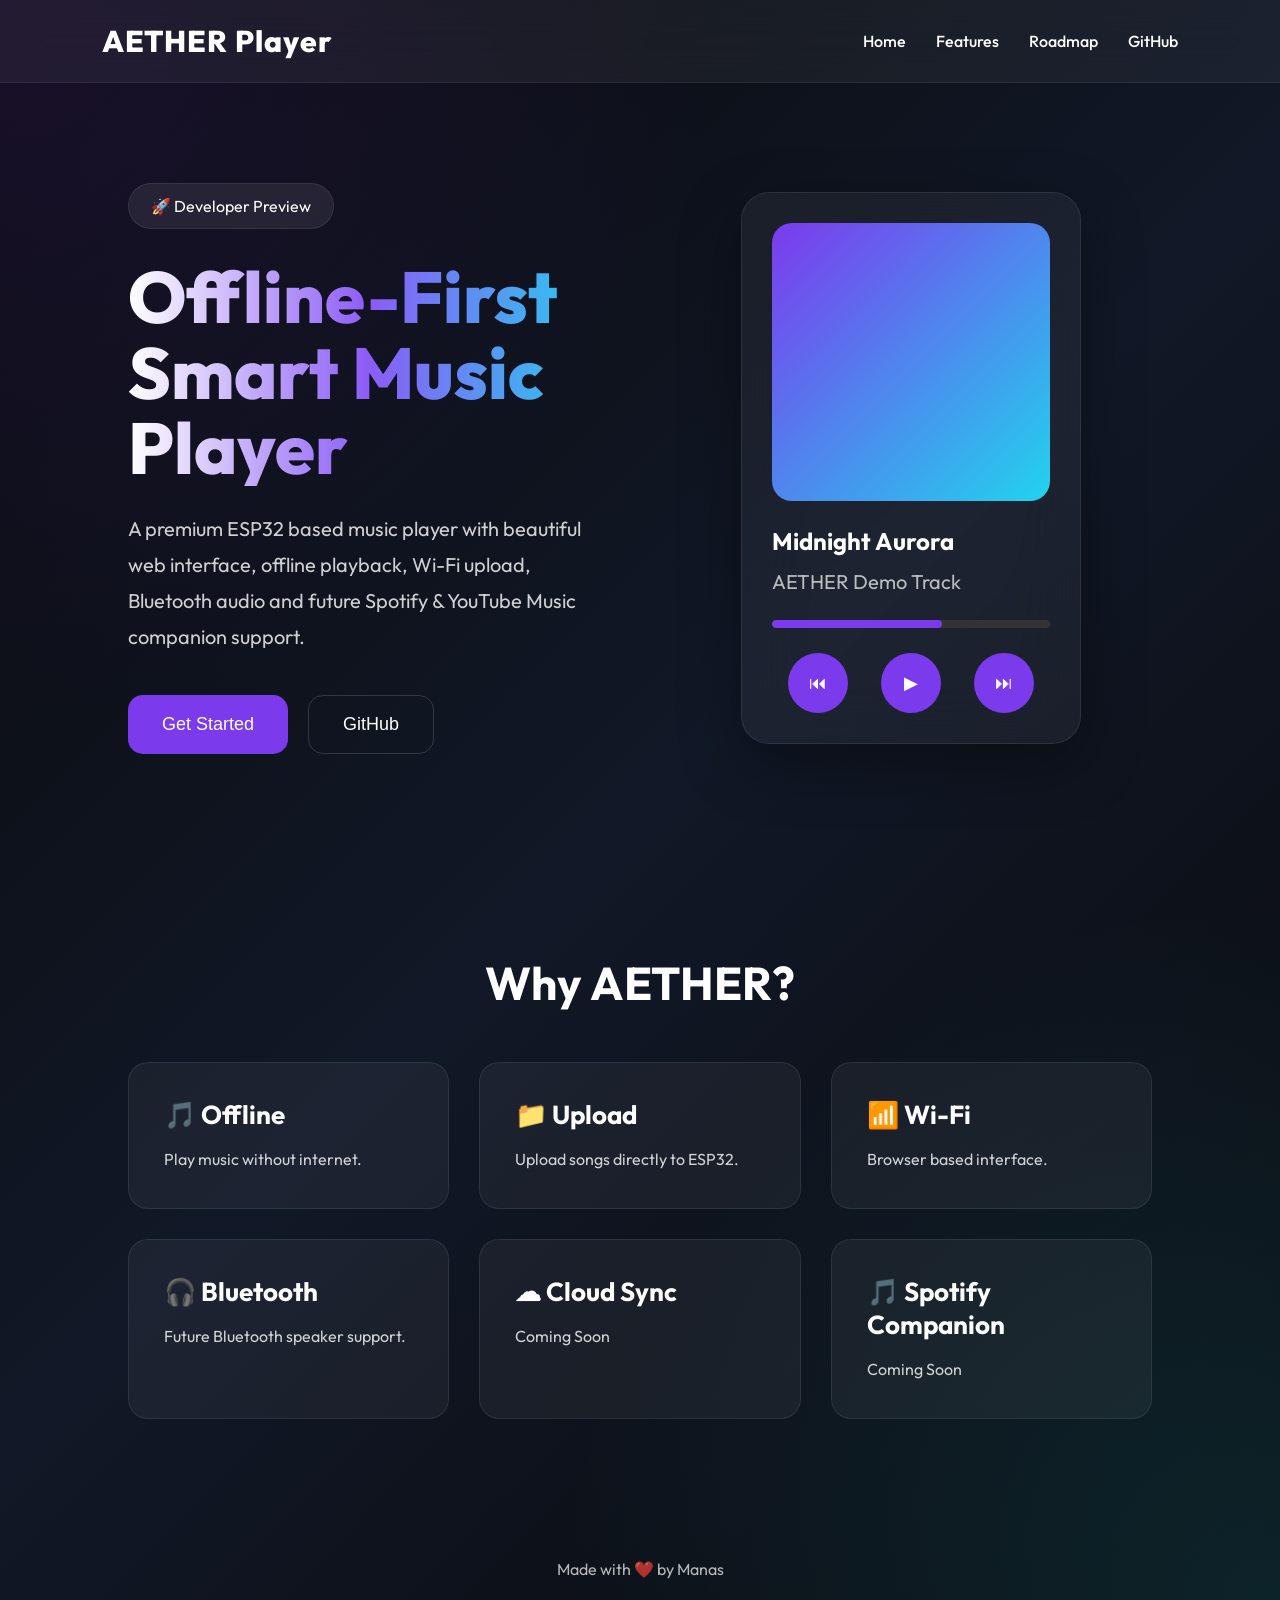
<file: index.html>
<!DOCTYPE html>
<html lang="en">
<head>

<meta charset="UTF-8">
<meta name="viewport" content="width=device-width, initial-scale=1.0">

<title>AETHER Player</title>

<link rel="preconnect" href="https://fonts.googleapis.com">
<link rel="preconnect" href="https://fonts.gstatic.com" crossorigin>

<link href="https://fonts.googleapis.com/css2?family=Outfit:wght@300;400;500;600;700;800&display=swap" rel="stylesheet">

<link rel="stylesheet" href="css/style.css">

</head>

<body>

<nav>

<h2>AETHER Player</h2>

<div>

<a href="#">Home</a>
<a href="#">Features</a>
<a href="#">Roadmap</a>
<a href="#">GitHub</a>

</div>

</nav>

<section class="hero">

<div class="hero-left">

<span class="badge">

🚀 Developer Preview

</span>

<h1>

Offline-First
<br>
Smart Music Player

</h1>

<p>

A premium ESP32 based music player with beautiful web interface,
offline playback, Wi-Fi upload,
Bluetooth audio and future Spotify &
YouTube Music companion support.

</p>

<div class="buttons">

<button>

Get Started

</button>

<button class="secondary">

GitHub

</button>

</div>

</div>

<div class="hero-right">

<div class="music-card">

<div class="album"></div>

<h3>

Midnight Aurora

</h3>

<p>

AETHER Demo Track

</p>

<div class="progress">

<div class="progress-fill"></div>

</div>

<div class="controls">

<button>⏮</button>

<button>▶</button>

<button>⏭</button>

</div>

</div>

</div>

</section>

<section class="features">

<h2>

Why AETHER?

</h2>

<div class="grid">

<div class="card">

<h3>

🎵 Offline

</h3>

<p>

Play music without internet.

</p>

</div>

<div class="card">

<h3>

📁 Upload

</h3>

<p>

Upload songs directly to ESP32.

</p>

</div>

<div class="card">

<h3>

📶 Wi-Fi

</h3>

<p>

Browser based interface.

</p>

</div>

<div class="card">

<h3>

🎧 Bluetooth

</h3>

<p>

Future Bluetooth speaker support.

</p>

</div>

<div class="card">

<h3>

☁ Cloud Sync

</h3>

<p>

Coming Soon

</p>

</div>

<div class="card">

<h3>

🎵 Spotify Companion

</h3>

<p>

Coming Soon

</p>

</div>

</div>

</section>

<footer>

Made with ❤️ by Manas

</footer>

<script src="js/main.js"></script>

</body>
</html>
</file>
<file: css/style.css>
/* =======================================
   AETHER Player v0.2
======================================= */

*{
margin:0;
padding:0;
box-sizing:border-box;
}

html{
scroll-behavior:smooth;
}

body{

font-family:'Outfit',sans-serif;

background:
radial-gradient(circle at top left,#7C3AED22,transparent 35%),
radial-gradient(circle at bottom right,#22D3EE22,transparent 35%),
linear-gradient(135deg,#09090B,#111827,#09090B);

color:white;

min-height:100vh;

overflow-x:hidden;

}

/* NAVBAR */

nav{

display:flex;

justify-content:space-between;

align-items:center;

padding:22px 8%;

position:sticky;

top:0;

background:rgba(255,255,255,.05);

backdrop-filter:blur(20px);

border-bottom:1px solid rgba(255,255,255,.08);

z-index:100;

}

nav h2{

font-size:30px;

font-weight:800;

letter-spacing:1px;

}

nav div{

display:flex;

gap:30px;

}

nav a{

color:white;

text-decoration:none;

transition:.3s;

font-weight:500;

}

nav a:hover{

color:#22D3EE;

}

/* HERO */

.hero{

display:flex;

justify-content:space-between;

align-items:center;

padding:100px 10%;

gap:60px;

min-height:85vh;

}

.hero-left{

flex:1;

}

.hero-right{

flex:1;

display:flex;

justify-content:center;

}

.badge{

display:inline-block;

padding:12px 22px;

border-radius:100px;

background:rgba(255,255,255,.08);

border:1px solid rgba(255,255,255,.08);

margin-bottom:30px;

}

.hero h1{

font-size:72px;

line-height:1.05;

font-weight:800;

background:linear-gradient(90deg,#fff,#8B5CF6,#22D3EE);

-webkit-background-clip:text;

-webkit-text-fill-color:transparent;

margin-bottom:25px;

}

.hero p{

font-size:20px;

opacity:.8;

line-height:1.8;

max-width:650px;

}

.buttons{

display:flex;

gap:20px;

margin-top:40px;

}

button{

padding:18px 34px;

border:none;

border-radius:15px;

font-size:18px;

cursor:pointer;

background:#7C3AED;

color:white;

transition:.35s;

}

button:hover{

transform:translateY(-5px);

box-shadow:0 15px 40px rgba(124,58,237,.45);

}

.secondary{

background:transparent;

border:1px solid rgba(255,255,255,.15);

}

/* MUSIC CARD */

.music-card{

width:340px;

background:rgba(255,255,255,.05);

backdrop-filter:blur(30px);

border-radius:28px;

padding:30px;

border:1px solid rgba(255,255,255,.08);

box-shadow:0 20px 60px rgba(0,0,0,.35);

animation:float 5s ease-in-out infinite;

}

.album{

width:100%;

aspect-ratio:1;

border-radius:20px;

background:linear-gradient(135deg,#7C3AED,#22D3EE);

margin-bottom:25px;

}

.music-card h3{

font-size:24px;

margin-bottom:8px;

}

.music-card p{

opacity:.7;

margin-bottom:20px;

}

.progress{

height:8px;

background:#333;

border-radius:50px;

overflow:hidden;

margin-bottom:25px;

}

.progress-fill{

height:100%;

width:45%;

background:#7C3AED;

border-radius:50px;

}

.controls{

display:flex;

justify-content:space-around;

}

.controls button{

width:60px;

height:60px;

border-radius:50%;

padding:0;

}

/* FEATURES */

.features{

padding:100px 10%;

}

.features h2{

font-size:46px;

margin-bottom:50px;

text-align:center;

}

.grid{

display:grid;

grid-template-columns:repeat(auto-fit,minmax(260px,1fr));

gap:30px;

}

.card{

background:rgba(255,255,255,.05);

padding:35px;

border-radius:20px;

border:1px solid rgba(255,255,255,.08);

transition:.35s;

}

.card:hover{

transform:translateY(-8px);

}

.card h3{

font-size:26px;

margin-bottom:15px;

}

.card p{

opacity:.8;

line-height:1.7;

}

/* FOOTER */

footer{

padding:40px;

text-align:center;

opacity:.7;

}

/* ANIMATION */

@keyframes float{

0%{

transform:translateY(0px);

}

50%{

transform:translateY(-15px);

}

100%{

transform:translateY(0px);

}

}

/* MOBILE */

@media(max-width:900px){

.hero{

flex-direction:column;

text-align:center;

}

.buttons{

justify-content:center;

flex-wrap:wrap;

}

.hero h1{

font-size:52px;

}

nav{

flex-direction:column;

gap:20px;

}

nav div{

flex-wrap:wrap;

justify-content:center;

}

}
</file>
